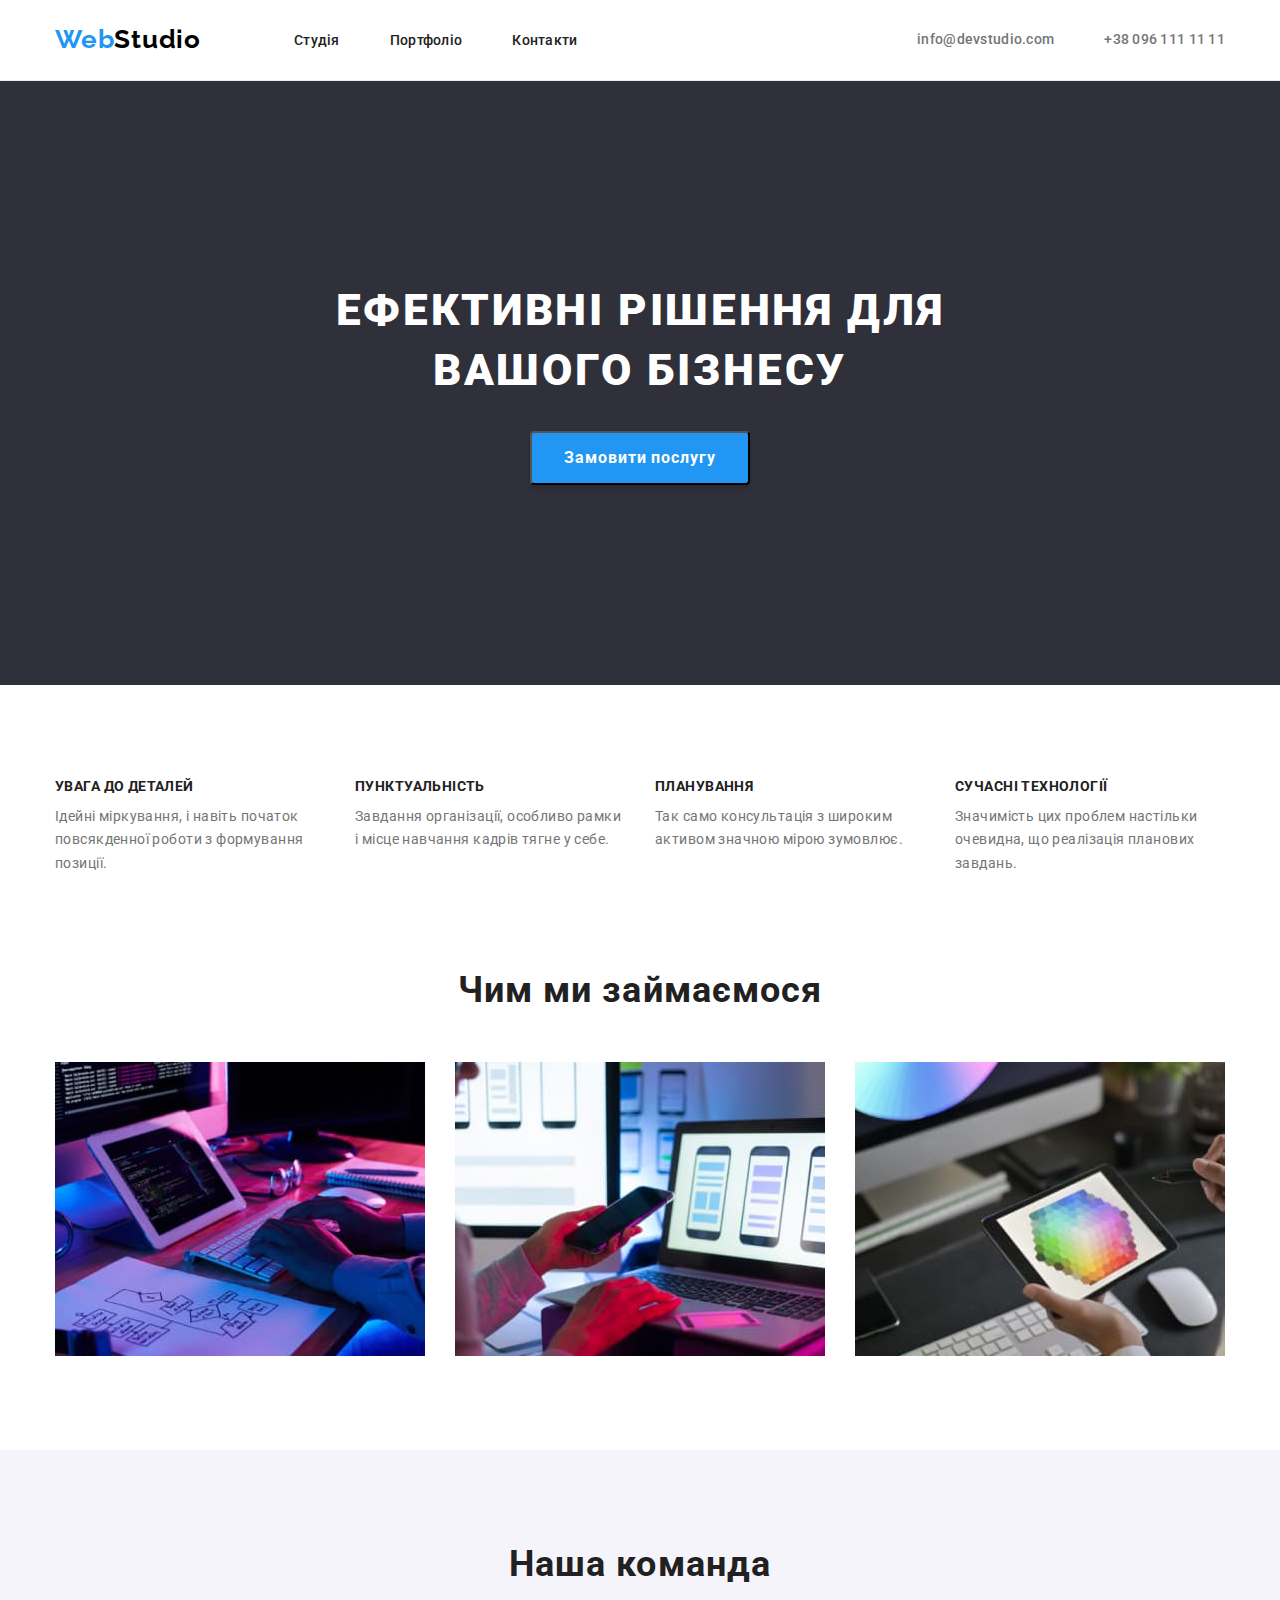
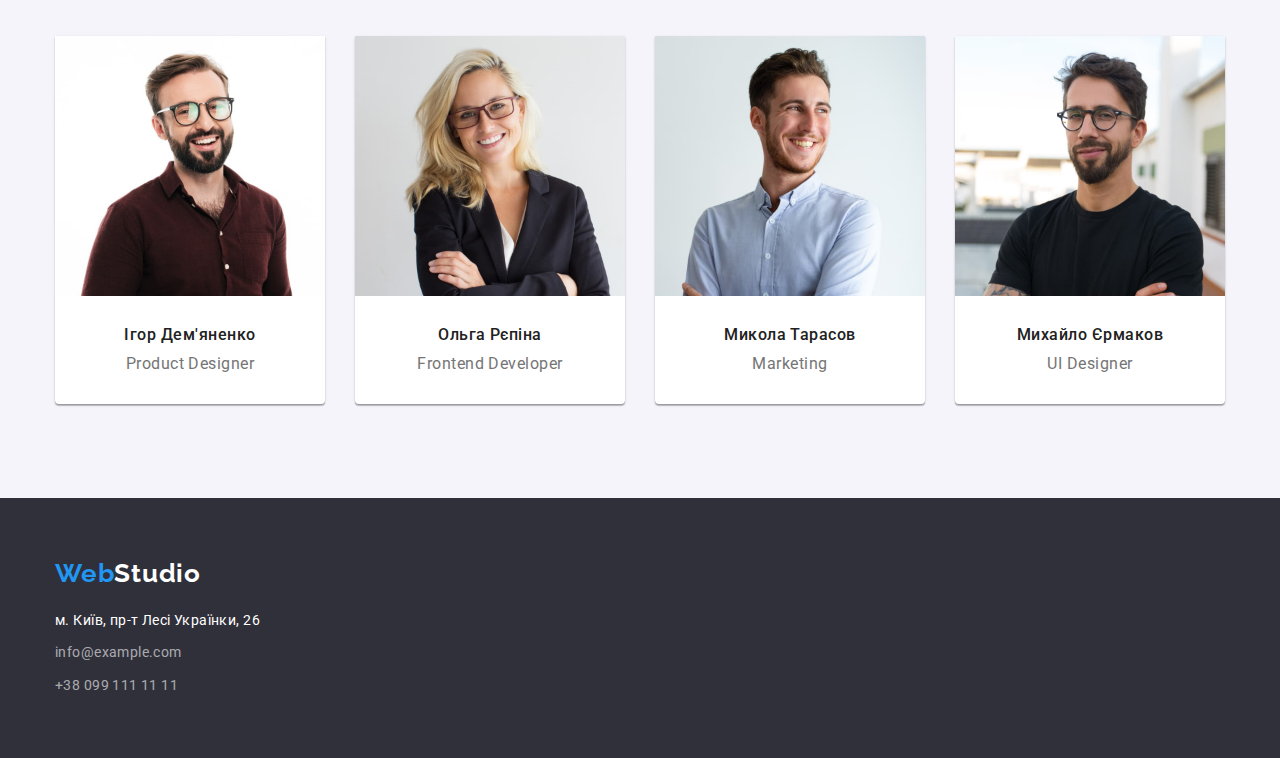
<file: index.html>
<!DOCTYPE html>
<html lang="uk">
  <head>
    <meta charset="UTF-8" />
    <meta http-equiv="X-UA-Compatible" content="IE=edge" />
    <meta name="viewport" content="width=device-width, initial-scale=1.0" />
    <title>Web Studio</title>
    <link rel="preconnect" href="https://fonts.googleapis.com" />
    <link rel="preconnect" href="https://fonts.gstatic.com" crossorigin />
    <link
      href="https://fonts.googleapis.com/css2?family=Raleway:wght@700&family=Roboto:wght@400;500;700;900&display=swap"
      rel="stylesheet"
    />
    <link
      rel="stylesheet"
      href="https://cdnjs.cloudflare.com/ajax/libs/modern-normalize/1.1.0/modern-normalize.min.css"
    />
    <link rel="stylesheet" href="css/styles.css" />
  </head>
  <body>
    <header class="header-border">
      <div class="container header-items">
        <nav class="header-navegation">
          <a class="title" href="./index.html"
            >Web<span class="studio">Studio</span></a
          >
          <ul class="header-pages">
            <li class="navigation">
              <a class="page" href="./index.html">Студія</a>
            </li>
            <li class="navigation">
              <a class="page" href="./portfolio.html">Портфоліо</a>
            </li>
            <li class="navigation"><a class="page" href="#">Контакти</a></li>
          </ul>
        </nav>
        <ul class="header-contacts">
          <li class="contacts">
            <a class="contact" href="mailto:info@devstudio.com"
              >info@devstudio.com</a
            >
          </li>
          <li class="contacts">
            <a class="contact" href="tel:+380961111111">+38 096 111 11 11</a>
          </li>
        </ul>
      </div>
    </header>
    <main>
      <section class="first-block">
        <div class="container">
          <h1 class="caption">Ефективні рішення для вашого бізнесу</h1>
        <button class="main-button" type="button">
          <span class="service">Замовити послугу</span>
        </button>
        </div>
      </section>

      <!-- Переваги -->
      <section class="section">
        <div class="container">
          <h2 class="invisible-title">Наші особливості</h2>
          <ul class="advantages">
            <li class="size">
              <h3 class="subtitle">УВАГА ДО ДЕТАЛЕЙ</h3>
              <p class="desc">
                Ідейні міркування, і навіть початок повсякденної роботи з
                формування позиції.
              </p>
            </li>
            <li class="size">
              <h3 class="subtitle">ПУНКТУАЛЬНІСТЬ</h3>
              <p class="desc">
                Завдання організації, особливо рамки і місце навчання кадрів
                тягне у себе.
              </p>
            </li>
            <li class="size">
              <h3 class="subtitle">ПЛАНУВАННЯ</h3>
              <p class="desc">
                Так само консультація з широким активом значною мірою зумовлює.
              </p>
            </li>
            <li class="size">
              <h3 class="subtitle">СУЧАСНІ ТЕХНОЛОГІЇ</h3>
              <p class="desc">
                Значимість цих проблем настільки очевидна, що реалізація
                планових завдань.
              </p>
            </li>
          </ul>
        </div>
      </section>

      <!-- Робота -->
      <section class="section work-high">
        <div class="container">
          <h2 class="third-block-title">Чим ми займаємося</h2>
          <ul class="work-position">
            <li class="work-pictures">
              <img
                class="image"
                src="images/kode.jpg"
                alt="робота над кодом"
                width="370"
              />
            </li>
            <li class="work-pictures">
              <img
                class="image"
                src="images/program.jpg"
                alt="робота над програмою"
                width="370"
              />
            </li>
            <li class="work-pictures">
              <img
                class="image"
                src="images/tablet.jpg"
                alt="робота з плашетом"
                width="370"
              />
            </li>
          </ul>
        </div>
      </section>

      <!-- Наша команда -->
      <section class="quarter-block section">
        <div class="container">
          <h2 class="quarter-block-title">Наша команда</h2>
          <ul class="command">
            <li class="box">
              <img
                class="image"
                src="images/Ігор.jpg"
                alt="Ігор Дем'яненко"
                width="270"
              />
              <h3 class="name">Ігор Дем'яненко</h3>
              <p class="work" lang="en">Product Designer</p>
            </li>
            <li class="box">
              <img
                class="image"
                src="images/Ольга.jpg"
                alt="Ольга Рєпіна"
                width="270"
              />
              <h3 class="name">Ольга Рєпіна</h3>
              <p class="work" lang="en">Frontend Developer</p>
            </li>
            <li class="box">
              <img
                class="image"
                src="images/Микола.jpg"
                alt="Микола Тарасов"
                width="270"
              />
              <h3 class="name">Микола Тарасов</h3>
              <p class="work" lang="en">Marketing</p>
            </li>
            <li class="box">
              <img
                class="image"
                src="images/Михайло.jpg"
                alt="Михайло Єрмаков"
                width="270"
              />
              <h3 class="name">Михайло Єрмаков</h3>
              <p class="work" lang="en">UI Designer</p>
            </li>
          </ul>
        </div>
      </section>
    </main>

    <footer class="footer-elements">
      <div class="container">
        <a class="footer-item" href="./index.html"
          >Web<span class="footer-studio">Studio</span></a
        >
        <address>
          <ul class="footer-list">
            <li class="footer-element">
              <a
                class="footer-addres"
                href="https://goo.gl/maps/CPtrU1FHBa2aNyZL9"
                target="_blank"
                rel="noopener noreferrer"
                >м. Київ, пр-т Лесі Українки, 26</a
              >
            </li>
            <li class="footer-element">
              <a class="footer-contact" href="mailto:info@example.com"
                >info@example.com</a
              >
            </li>
            <li class="footer-element">
              <a class="footer-contact" href="tel:+380991111111"
                >+38 099 111 11 11</a
              >
            </li>
          </ul>
        </address>
      </div>
    </footer>
  </body>
</html>
</file>
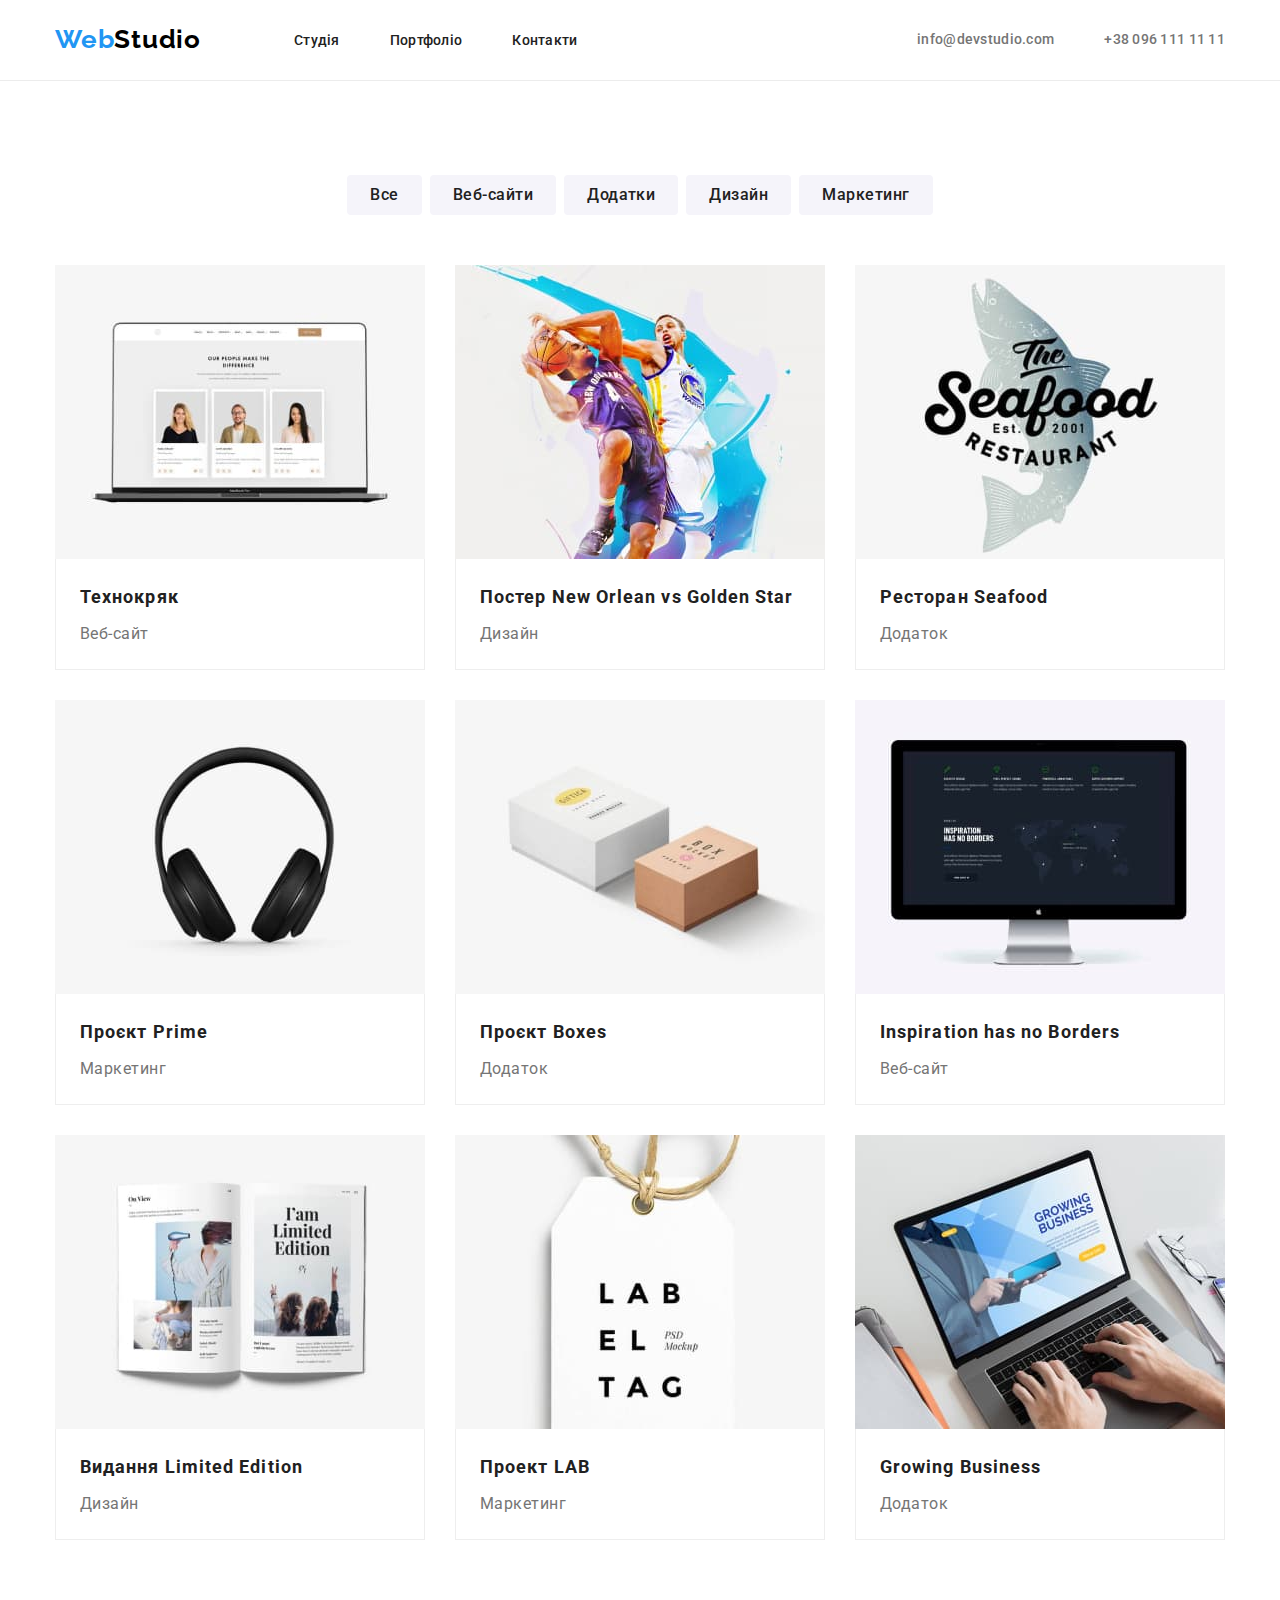
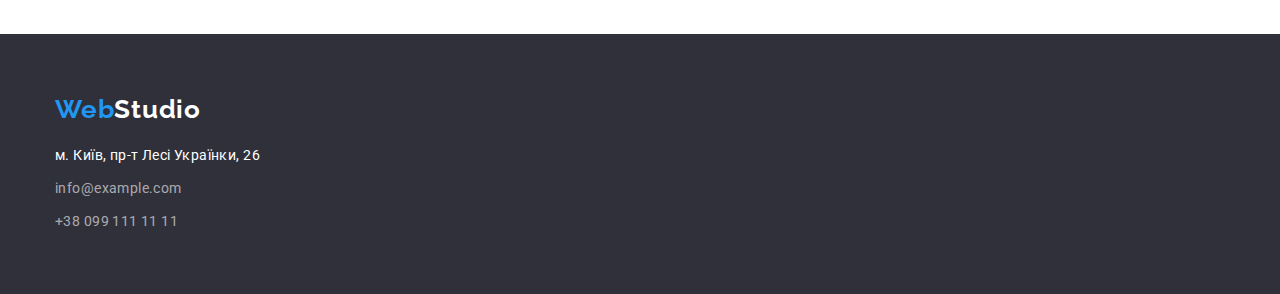
<file: portfolio.html>
<!DOCTYPE html>
<html lang="uk">
  <head>
    <meta charset="UTF-8" />
    <meta http-equiv="X-UA-Compatible" content="IE=edge" />
    <meta name="viewport" content="width=device-width, initial-scale=1.0" />
    <title>hw</title>
    <link rel="preconnect" href="https://fonts.googleapis.com" />
    <link rel="preconnect" href="https://fonts.gstatic.com" crossorigin />
    <link
      href="https://fonts.googleapis.com/css2?family=Raleway:wght@700&family=Roboto:wght@400;500;700;900&display=swap"
      rel="stylesheet"
    />
    <link
      rel="stylesheet"
      href="https://cdnjs.cloudflare.com/ajax/libs/modern-normalize/1.1.0/modern-normalize.min.css"
    />
    <link rel="stylesheet" href="css/styles.css" />
  </head>
  <body>
    <header class="header-border">
      <div class="container header-items">
        <nav class="header-navegation">
          <a class="title" href="./index.html"
            >Web<span class="studio">Studio</span></a
          >
          <ul class="header-pages">
            <li class="navigation">
              <a class="page" href="./index.html">Студія</a>
            </li>
            <li class="navigation">
              <a class="page" href="./portfolio.html">Портфоліо</a>
            </li>
            <li class="navigation"><a class="page" href="#">Контакти</a></li>
          </ul>
        </nav>
        <ul class="header-contacts">
          <li class="contacts">
            <a class="contact" href="mailto:info@devstudio.com"
              >info@devstudio.com</a
            >
          </li>
          <li class="contacts">
            <a class="contact" href="tel:+380961111111">+38 096 111 11 11</a>
          </li>
        </ul>
      </div>
    </header>
    <main>
      <section class="section">
        <div class="container">
          <h1 class="invisible-title">portfolio</h1>
          <ul class="button-list">
            <li class="button-position">
              <button class="portfolio-button" type="button">Все</button>
            </li>
            <li class="button-position">
              <button class="portfolio-button" type="button">Веб-сайти</button>
            </li>
            <li class="button-position">
              <button class="portfolio-button" type="button">Додатки</button>
            </li>
            <li class="button-position">
              <button class="portfolio-button" type="button">Дизайн</button>
            </li>
            <li class="button-position">
              <button class="portfolio-button" type="button">Маркетинг</button>
            </li>
          </ul>
          <ul class="progect-list">
            <li class="progect-list-item">
              <img
                class="image"
                src="images/portfolio/techno.jpg"
                alt="notebook with photo"
                width="370"
              />
              <div class="name-type-progects">
                <h2 class="name-progect">Технокряк</h2>
                <p class="type-progect">Веб-сайт</p>
              </div>
            </li>
            <li class="progect-list-item">
              <img
                class="image"
                src="images/portfolio/poster.jpg"
                alt="basketball game"
                width="370"
              />
              <div class="name-type-progects">
                <h2 class="name-progect">Постер New Orlean vs Golden Star</h2>
                <p class="type-progect">Дизайн</p>
              </div>
            </li>
            <li class="progect-list-item">
              <img
                class="image"
                src="images/portfolio/restoran.jpg"
                alt="the seafood restaurant"
                width="370"
              />
              <div class="name-type-progects">
                <h2 class="name-progect">Ресторан Seafood</h2>
                <p class="type-progect">Додаток</p>
              </div>
            </li>
            <li class="progect-list-item">
              <img
                class="image"
                src="images/portfolio/progect-p.jpg"
                alt="headphones"
                width="370"
              />
              <div class="name-type-progects">
                <h2 class="name-progect">Проєкт Prime</h2>
                <p class="type-progect">Маркетинг</p>
              </div>
            </li>
            <li class="progect-list-item">
              <img
                class="image"
                src="images/portfolio/progect-b.jpg"
                alt="boxes"
                width="370"
              />
              <div class="name-type-progects">
                <h2 class="name-progect">Проєкт Boxes</h2>
                <p class="type-progect">Додаток</p>
              </div>
            </li>
            <li class="progect-list-item">
              <img
                class="image"
                src="images/portfolio/inseiration.jpg"
                alt="monitor with a map"
                width="370"
              />
              <div class="name-type-progects">
                <h2 class="name-progect">Inspiration has no Borders</h2>
                <p class="type-progect">Веб-сайт</p>
              </div>
            </li>
            <li class="progect-list-item">
              <img
                class="image"
                src="images/portfolio/jornal.jpg"
                alt="photography magazine"
                width="370"
              />
              <div class="name-type-progects">
                <h2 class="name-progect">Видання Limited Edition</h2>
                <p class="type-progect">Дизайн</p>
              </div>
            </li>
            <li class="progect-list-item">
              <img
                class="image"
                src="images/portfolio/progect-l.jpg"
                alt="project lab"
                width="370"
              />
              <div class="name-type-progects">
                <h2 class="name-progect">Проект LAB</h2>
                <p class="type-progect">Маркетинг</p>
              </div>
            </li>
            <li class="progect-list-item">
              <img
                class="image"
                src="images/portfolio/growing.jpg"
                alt="notebook with site "
                width="370"
              />
              <div class="name-type-progects">
                <h2 class="name-progect">Growing Business</h2>
                <p class="type-progect">Додаток</p>
              </div>
            </li>
          </ul>
        </div>
      </section>
    </main>

    <footer class="footer-elements">
      <div class="container">
        <a class="footer-item" href="./index.html"
          >Web<span class="footer-studio">Studio</span></a
        >
        <address>
          <ul class="footer-list">
            <li class="footer-element">
              <a
                class="footer-addres"
                href="https://goo.gl/maps/CPtrU1FHBa2aNyZL9"
                target="_blank"
                rel="noopener noreferrer"
                >м. Київ, пр-т Лесі Українки, 26</a
              >
            </li>
            <li class="footer-element">
              <a class="footer-contact" href="mailto:info@example.com"
                >info@example.com</a
              >
            </li>
            <li class="footer-element">
              <a class="footer-contact" href="tel:+380991111111"
                >+38 099 111 11 11</a
              >
            </li>
          </ul>
        </address>
      </div>
    </footer>
  </body>
</html>
</file>
<file: css/styles.css>
:root{
    --blue-color: #2196F3;
    --title-color: #212121;
    --text-color: #757575;
    --white-color: #FFFFFF;
    --studio-color: #000000;
    --bg-color: #F5F5F5;
    --second-bg-color: #F5F4FA;
    --first-block-color: #2F303A;
    --border-coolor: #ECECEC;
    --border-pf-color: #EEEEEE;
    --main-font: 'Roboto', sans-serif;
    --second-fond: 'Raleway', sans-serif;

}

body{
    font-family: var(--main-font, 'Roboto', sans-serif);
    background-color: var(--white-color);
    color: var(--title-color);
}

ul {
    list-style: none;
}

h1,
h2,
h3,
h4,
h5,
h6,
p,
ul{
    margin: 0;
    padding: 0;
}


.container{
    width: 1200px;
    margin: 0 auto;
    padding: 0 15px;
}

.section{
   padding: 94px 0;
}
/* header */

.header-items{
    display: flex;
    align-items: center;
}

.header-border{
    border-bottom: 1px solid var(--border-coolor);
}

.header-navegation{
    display: flex;
    align-items: center;
}

.header-pages{
    display: flex;

    margin-left: 93px;

}

.navigation:not(:last-child){
    margin-right: 50px;
}

.header-contacts{
    display: flex;
    margin-left:auto;
}


.title{
    display: inline-block;
    padding: 0;
    margin: 0;
font-family: var(--second-fond);
    font-weight: 700;
    font-size: 26px;
    line-height: 1.2;
    letter-spacing: 0.03em;
    color: var(--blue-color);
    text-decoration: none;
}

.studio{
    color: var(--studio-color);
}


.page{
display: block;
padding: 32px 0;

    font-style: normal;
        font-weight: 500;
        font-size: 14px;
        line-height: 16px;
        letter-spacing: 0.02em;
        color: var(--title-color);
        text-decoration: none;
}
.page:hover,
.page:focus {
    color: var(--blue-color);
}

.contacts:not(:last-child){
    margin-right: 50px;
}


.contact{
    display: block;
    padding: 32px 0;

    font-style: normal;
    font-weight: 500;
    font-size: 14px;
    line-height: 1.14;
    letter-spacing: 0.02em;
    color: var(--text-color);
    text-decoration: none;
}
.contact:hover,
.contact:focus {
    color: var(--blue-color);
}

/* main */
.first-block{
    background: var(--first-block-color);
    text-align: center;
    padding-top: 200px;
    padding-bottom: 200px;
}

.caption{
    margin-bottom: 30px;
    margin-left: auto;
    margin-right: auto;

    width: 696px;
    font-weight: 900;
    font-size: 44px;
    line-height: 1.36;
    text-align: center;
    letter-spacing: 0.06em;
    text-transform: uppercase;
    color: var(--white-color);
}

.main-button{
padding: 10px 32px;
margin: 0 auto;

    background: var(--blue-color);
    box-shadow: 0px 4px 4px rgba(0, 0, 0, 0.15);
    border-radius: 4px;
    cursor: pointer;
}

.service{
    font-family: var(--main-font);
    font-weight: 700;
    font-size: 16px;
    line-height: 1.87;
    display: flex;
    align-items: center;
    text-align: center;
    letter-spacing: 0.06em;
    color: var(--white-color);
}

/* Переваги */

.invisible-title{
    position: absolute;
    clip: rect(0 0 0 0);
    width: 1px;
    height: 1px;
    margin: -1px;
}

.advantages{
    display: flex;
}

.size{
    width: 270px;
}
.size:not(:last-child){
    margin-right: 30px;
}
.subtitle{
    margin-bottom: 10px;

    font-weight: 700;
    font-size: 14px;
    line-height: 1.14;
    letter-spacing: 0.03em;
    text-transform: uppercase; 
}

.desc{

    font-weight: 400;
    font-size: 14px;
    line-height: 1.71;
    letter-spacing: 0.03em;
    color: var(--text-color);
}

/* Робота */
.work-high{
    padding-top: 0;
}

.third-block-title{
    margin-bottom: 50px;

font-weight: 700;
font-size: 36px;
line-height: 1.16;
text-align: center;
letter-spacing: 0.03em;
}

.work-position{
    display: flex;
}

.work-pictures:not(:last-child){
    margin-right: 30px;
}

.image{
    display: block;
    max-width: 100%;
    height: auto;
}

/* Наша команда */

.quarter-block{
background: var(--second-bg-color);
box-shadow: 0px 4px 4px rgba(0, 0, 0, 0.25);
}

.quarter-block-title{
    margin-bottom: 50px;

    font-weight: 700;
    font-size: 36px;
    line-height: 1.16;
    text-align: center;
    letter-spacing: 0.03em;
}

.command{
    display: flex;
}

.box{

    background: var(--white-color);
    box-shadow: 0px 1px 3px rgba(0, 0, 0, 0.12), 0px 1px 1px rgba(0, 0, 0, 0.14), 0px 2px 1px rgba(0, 0, 0, 0.2);
    border-radius: 0px 0px 4px 4px;

}
.box:not(:last-child){
    margin-right: 30px;
}

.name{
    padding-top: 30px;
    margin-bottom: 10px;

    font-weight: 500;
    font-size: 16px;
    line-height: 1.18;
    text-align: center;
    letter-spacing: 0.03em;
}

.work{
    padding-bottom: 30px;

    font-weight: 400;
    font-size: 16px;
    line-height: 1.18;
    text-align: center;
    letter-spacing: 0.03em;
    color: var(--text-color);
}

/* portfolio */

.button-list{
    display: flex;
    justify-content: center;
    margin-bottom: 50px;
}

.button-position:not(:last-child){
    margin-right: 8px;
}

.progect-list{
    display: flex;
    flex-wrap: wrap;
}

.progect-list-item{
    margin: 0;
    padding: 0;
    width: calc((100% - 60px) / 3);
    margin-right: 30px;
    margin-bottom: 30px;
}
.progect-list-item:nth-child(3n){
    margin-right: 0;
}
.progect-list-item:nth-last-child(-n+3){
margin-bottom: 0;
}

.portfolio-button{
    margin: 0;
    padding: 6px 22px;

font-family: inherit;
font-weight: 500;
font-size: 16px;
line-height: 1.6;
text-align: center;
letter-spacing: 0.03em;
color: inherit;
cursor: pointer;

background: var(--second-bg-color);
border-radius: 4px;
border: 1px solid transparent;
}
.portfolio-button:hover,
.portfolio-button:focus {
    color: var(--white-color);
    background-color: var(--blue-color);
}

.name-type-progects{
    padding: 20px 24px;
    border-right: 1px solid var(--border-pf-color);
    border-bottom: 1px solid var(--border-pf-color);    
    border-left: 1px solid var(--border-pf-color);
}

.name-progect{
    margin-bottom: 4px;
font-weight: 700;
font-size: 18px;
line-height: 2;
letter-spacing: 0.06em;;
}


.type-progect{
font-weight: 400;
font-size: 16px;
line-height: 30px;
letter-spacing: 0.03em;
color: var(--text-color);
}



/* footer */

.footer-elements{
    background-color: var(--first-block-color);
    padding-top: 60px;
    padding-bottom: 60px;
}

.footer-item{
    display: inline-block;
    margin: 0;
    margin-bottom: 20px;

font-family: var(--second-fond);
font-weight: 700;
font-size: 26px;
line-height: 1.19;
letter-spacing: 0.03em;
color: var(--blue-color);
text-decoration: none;
}

.footer-studio{
    color: var(--white-color);
}

.footer-list{
    display: inline-block;
}

.footer-element:not(:last-child){
    margin-bottom: 9px;
}
.footer-addres{
font-style: normal;
font-weight: 400;
font-size: 14px;
line-height: 1.71;
letter-spacing: 0.03em;
color: var(--white-color);
text-decoration: none;
}
.footer-addres:hover,
.footer-addres:focus {
    color: var(--blue-color);
}


.footer-contact{
font-style: normal;
font-weight: 400;
font-size: 14px;
line-height: 1.71;
letter-spacing: 0.03em;
color: rgba(255, 255, 255, 0.6);
text-decoration: none;
}
.footer-contact:hover,
.footer-contact:focus {
    color: var(--blue-color);
}
</file>
